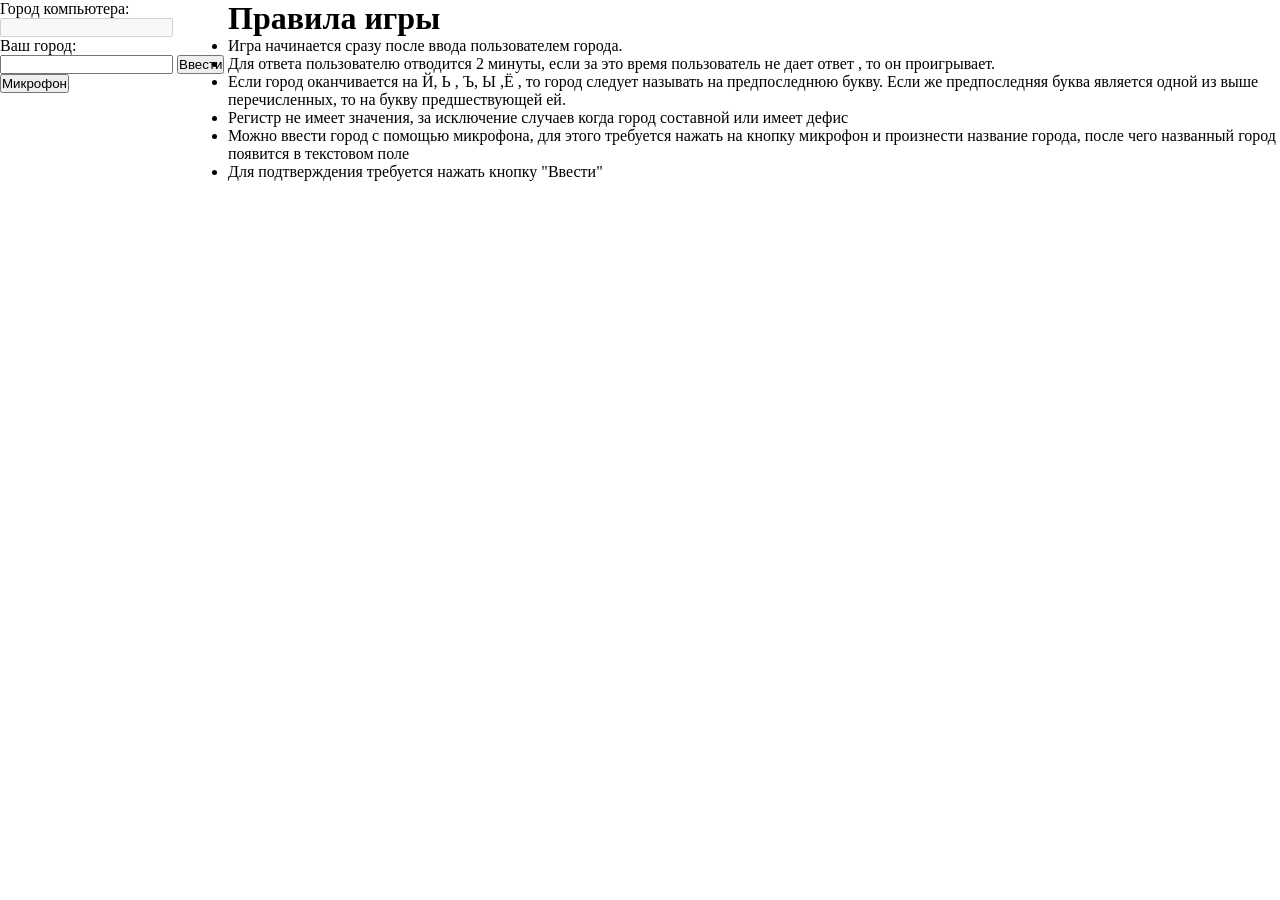
<file: island/index.html>
<!DOCTYPE html>
<html>
<head>
    <meta charset="utf-8">
    <title>Игра в города</title>
    <style>
        form p {
            width: 200px;
        }
        .game-content{
            display: flex;
            flex-direction: row;
            justify-content: space-between;
        }
        *{
            padding: 0;
            margin: 0;
        }
    </style>
    <script src="js/CityBase.js"></script>
    <script src="js/Computer.js"></script>
    <script src="js/User.js"></script>
    <script src="//api-maps.yandex.ru/2.0/?load=package.standard&lang=ru-RU" type="text/javascript"></script>
    <script src="js/map.js" type="text/javascript"></script>
</head>
<body>
<div id="game">
    <div class="game-content">
        <form name="cityGame">
            <p>Город компьютера:</p>
            <input type="text" id="computerAnswer" name="computerCity" disabled>
            <br>
            <p>Ваш город:</p>
            <input type="text" id="userCity" name="userCity">
            <button type="button" onclick="inputCity()">Ввести</button>
            <button type="button" onclick="speak(this)">Микрофон</button>
        </form>
        <div>
            <h1>Правила игры</h1>
            <ul>
                <li>Игра начинается сразу после ввода пользователем города.</li>
                <li>Для ответа пользователю отводится 2 минуты, если за это время пользователь не дает
                ответ , то он проигрывает.</li>
                <li>Если город оканчивается на Й, Ь , Ъ, Ы ,Ё , то город следует называть на предпоследнюю букву.
                Если же предпоследняя буква является одной из выше перечисленных, то на букву предшествующей ей.</li>
                <li>Регистр не имеет значения, за исключение случаев когда город составной или имеет дефис</li>
                <li>Можно ввести город с помощью микрофона, для этого требуется нажать на кнопку микрофон и произнести название города,
                после чего названный город появится в текстовом поле</li>
                <li>Для подтверждения требуется нажать кнопку "Ввести"</li>
            </ul>
        </div>
    </div>
    <div id="map" style="width: 100%;height: 600px"></div>
    <script src="js/index.js" type="text/javascript"></script>
</div>
</body>
</html>
</file>
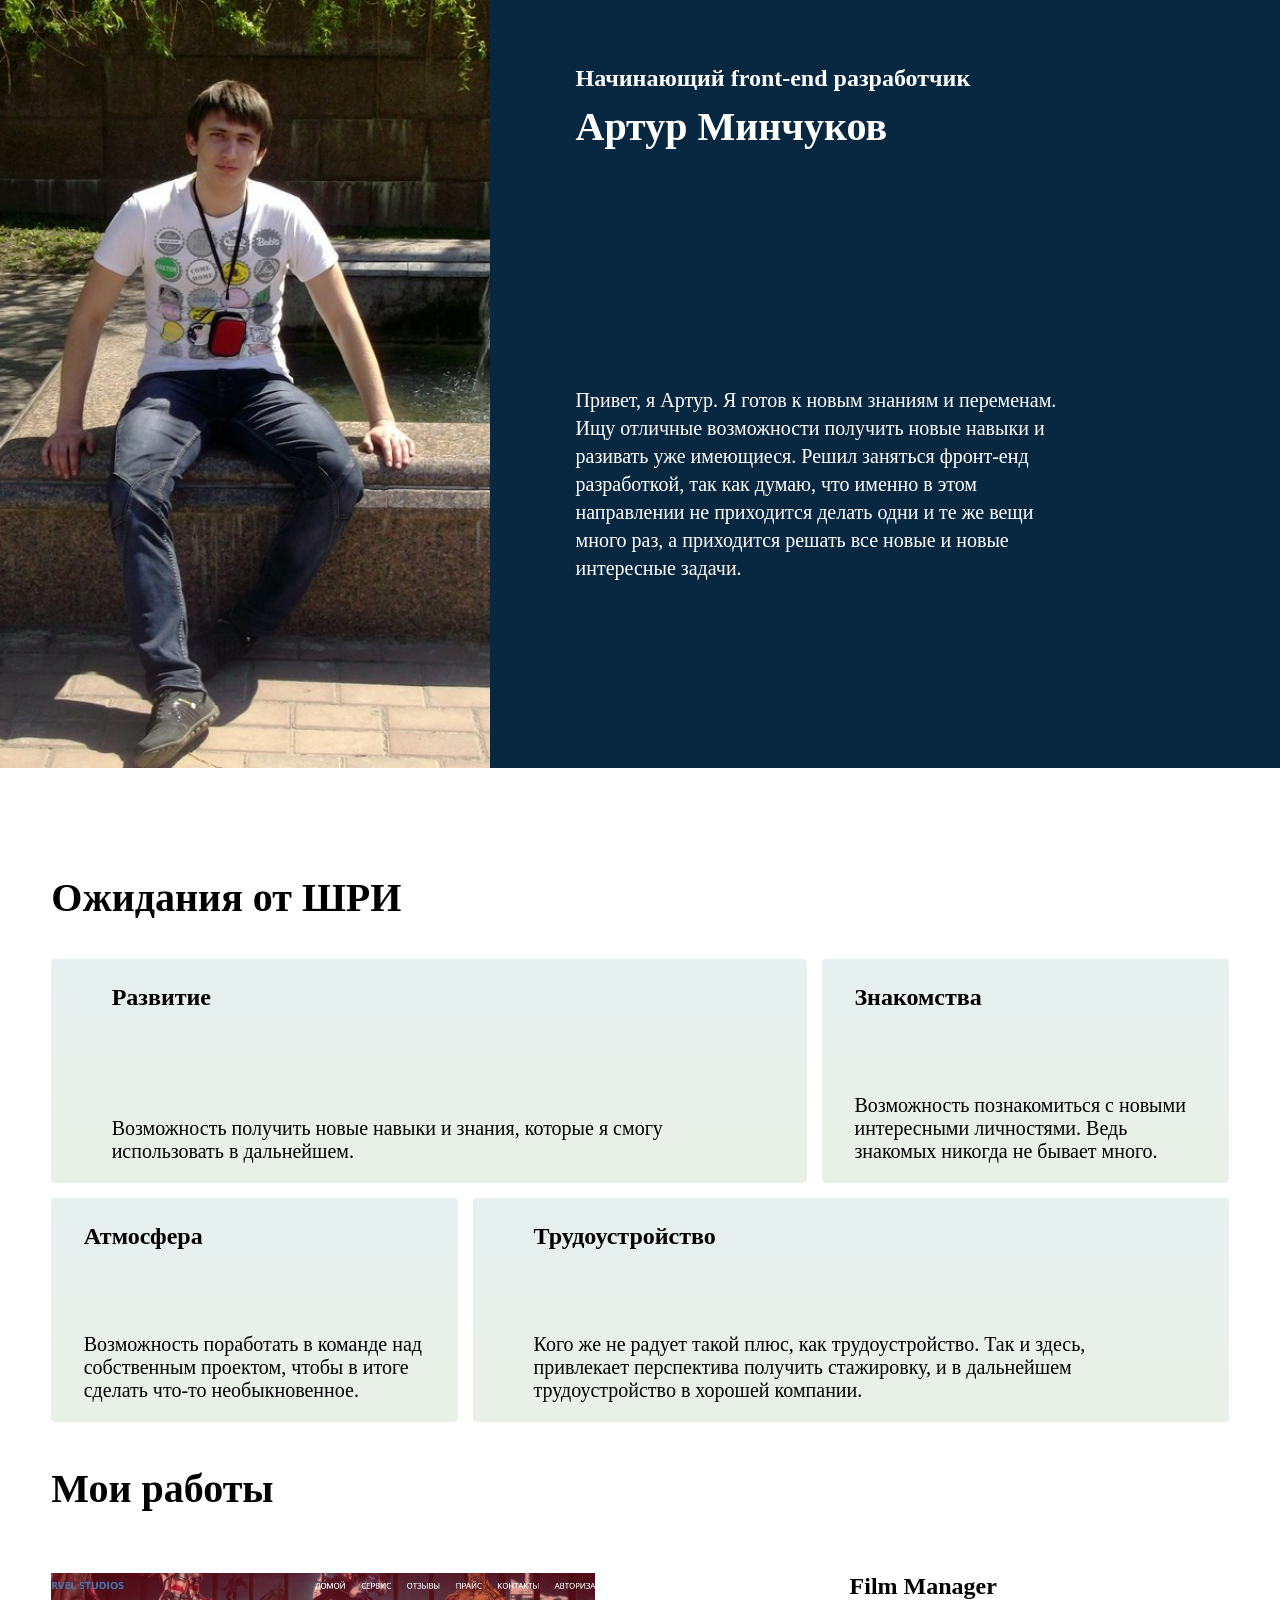
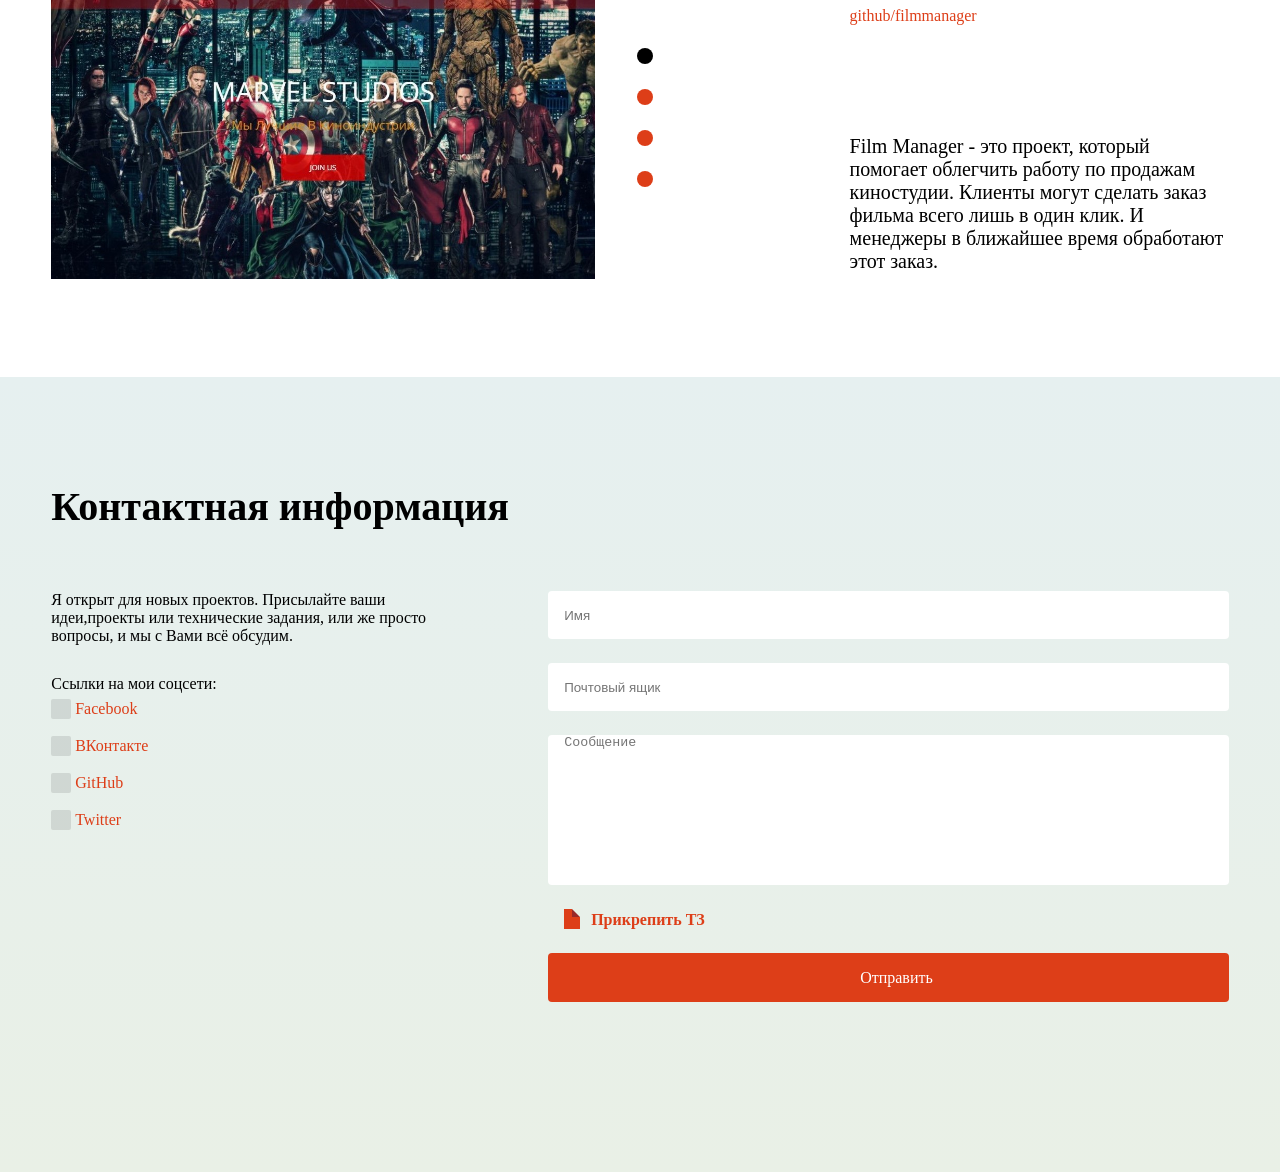
<file: portfol/index.html>
<!DOCTYPE html>
<html>
<head>
	<meta charset="utf-8">
	<link rel="stylesheet" type="text/css" href="css/styles.css">
	<title>Фронт-енд разработчик</title>
</head>
<body>
	<div class="header">
		<div class="photo">
			<img src="img/me2.jpg">
		</div>
		<div class="about-me">
			<h2>Начинающий front-end разработчик</h2>
			<h1>Артур Минчуков</h1>
		</div>
		<div class=info-me>
				<p>Привет, я Артур. Я готов к новым знаниям и переменам. Ищу отличные возможности получить новые навыки и разивать уже имеющиеся. Решил заняться фронт-енд разработкой, так как думаю, что именно в этом направлении не приходится делать одни и те же вещи много раз, а приходится решать все новые и новые интересные задачи.</p>
		</div>
	</div>

	<div class="content">
		<h1>Ожидания от ШРИ</h1>
		<div class="table-wrapper wrapper">
				<input type="radio" name="table-slider" id="cell1" checked>
				<input type="radio" name="table-slider" id="cell2">
				<input type="radio" name="table-slider" id="cell3">
				<input type="radio" name="table-slider" id="cell4">
				<div class="slider-table">
					<div class="row">
						<div class="cell1">
							<div class="cells">
								<h2>Развитие</h2>
								<p>Возможность получить новые навыки и знания, которые я смогу использовать в дальнейшем.</p>
							</div>
						</div>
						<div class="cell2">
							<div class="cells">
								<h2>Знакомства</h2>
								<p>Возможность познакомиться с новыми интересными личностями. Ведь знакомых никогда не бывает много.</p>
							</div>
						</div>
					</div>
					<div class="row">
					<div class="cell3">
						<div class="cells">
							<h2>Атмосфера</h2>
							<p>Возможность поработать в команде над собственным проектом, чтобы в итоге сделать что-то необыкновенное.</p>
						</div>
					</div>
					<div class="cell4">
						<div class="cells">
							<h2>Трудоустройство</h2>
							<p>Кого же не радует такой плюс, как трудоустройство. Так  и здесь, привлекает перспектива получить стажировку, и в дальнейшем трудоустройство в хорошей компании.</p>
						</div>
					</div>
					</div>
				</div>

				<div class="controls">
					<label for="cell1"></label>
					<label for="cell2"></label>
					<label for="cell3"></label>
					<label for="cell4"></label>
				</div>
		</div>
	</div>

	<div class="content">
		<h1>Мои работы</h1>
		<div class="my-works">
			<div class="wrapper">
				<input type="radio" name="point" id="slide1-fm" checked>
				<input type="radio" name="point" id="slide2-fm">
				<input type="radio" name="point" id="slide3-fm">
				<input type="radio" name="point" id="slide4-fm">
				<div class="slider">
					<div class="slides slide1-fm"></div>
					<div class="slides slide2-fm"></div>
					<div class="slides slide3-fm"></div>
					<div class="slides slide4-fm"></div>
				</div>

				<div class="controls">
					<label for="slide1-fm"></label>
					<label for="slide2-fm"></label>
					<label for="slide3-fm"></label>
					<label for="slide4-fm"></label>
				</div>
			</div>
			<div class="info-project">
				<div>
					<h2>Film Manager</h2>
					<a href="https://github.com/arturminchukov/filmmanager">github/filmmanager</a>
				</div>
				<p>
					Film Manager - это проект, который помогает облегчить работу по продажам киностудии. Клиенты могут сделать заказ фильма всего лишь в один клик. И менеджеры в ближайшее время обработают этот заказ.
				</p>
			</div>
		</div>
	</div>

	<div class="footer">
		<div class="content">
			<h1>Контактная информация</h1>
			<div class="feedback">
				<div class="contact-information">
						<p>Я открыт для новых проектов. Присылайте ваши идеи,проекты или технические задания, или же просто вопросы, и мы с Вами всё обсудим.</p>
						<p>Ссылки на мои соцсети:</p>
						<ul>
							<li>
								<div class="square"></div>
								<a href="https://www.facebook.com/profile.php?id=100008664250647">Facebook</a>
							</li>
							<li>
								<div class="square"></div>
								<a href="https://vk.com/artur_minchukov">ВКонтакте</a>
							</li>
							<li>
								<div class="square"></div>
								<a href="https://github.com/arturminchukov">GitHub</a>
							</li>
							<li>
								<div class="square"></div>
								<a href="#">Twitter</a>
							</li>
						</ul>
				</div>
				
				<form class="form-feedback" action="">
					<input type="text" name="name" placeholder="Имя" required>
					<input type="text" name="email" placeholder="Почтовый ящик" required>
					<textarea name="message" cols="90" rows="10" placeholder="Сообщение"></textarea>
					<label><input class="file_upload" type="file" ><div class="rectangle"><div class="triangle-bottomleft"></div></div><b>Прикрепить ТЗ</b></label>
					<button type="submit">Отправить</button>
				</form>
				
			</div>
		</div>
	</div>
</body>
</html>
</file>
<file: portfol/css/styles.css>
* {
  margin: 0;
  padding: 0;
}
li {
  list-style-type: none;
  line-height: 32px;
}
h1 {
  font-family: Helvetica-Bold;
  font-size: 40px;
}
h2 {
  font-family: Helvetica-Bold;
  font-size: 24px;
}
p {
  font-family: Georgia;
  font-size: 20px;
}
a {
  color: #dd3e18;
  size: 16px;
  line-height: 32px;
  text-decoration: none;
}
.header {
  background-color: #082841;
  color: white;
}
.content {
  color: #000000;
}
/* фигуры квадрата и файла*/
div.square {
  display: inline-block;
  width: 20px;
  height: 20px;
  opacity: 0.1;
  background: black;
  border-radius: 2px;
}
div.contact-information a {
  font-size: 16px;
  vertical-align: 5px;
}
.file_upload {
  position: absolute;
  top: 0;
  opacity: 0;
}
.rectangle {
  display: inline-block;
  width: 16px;
  height: 20px;
  background: #DD3E18;
  border-right: 8px transparent;
}
.triangle-bottomleft {
  background: #E9F0E6 100%;
  display: inline-block;
  vertical-align: 8px;
  margin-left: -8px;
  width: 0px;
  height: 0px;
  border-bottom: 8px solid #982929;
  border-right: 8px solid transparent;
}
/*---------------------------------------------*/
/*----------------Header--------------*/
.photo img {
  width: 100%;
  height: 664px;
  object-fit: cover;
}
.photo {
  width: 38.3%;
  padding: 0;
  margin: 0;
  display: inline-block;
  float: left;
}
.header {
  width: 100%;
}
.about-me,
.info-me {
  width: 61.7%;
  display: inline-block;
}
.about-me h2,
.about-me h1,
.info-me p {
  padding-left: 10.8%;
}
.about-me > h2 {
  margin-top: 65px;
}
.about-me > h1 {
  margin-top: 11px;
}
.info-me > p {
  margin-top: 234px;
  line-height: 28px;
  width: 61.2%;
}
/* ------------------content------------------*/
.content > h1 {
  padding-top: 106px;
}
.cells > p,
.cells > h2 {
  width: 84%;
  margin-right: 8%;
  margin-left: 8%;
  margin-top: 25px;
}
/*---------------------my works------------------------*/
.my-works {
  width: 100%;
  margin-top: 61px;
  display: inline-flex;
  flex-direction: row;
  justify-content: space-between;
}
.info-project {
  width: 32.2%;
  display: inline-flex;
  flex-direction: column;
  justify-content: space-between;
}
.info-project > p {
  margin-bottom: 100px;
}
.wrapper {
  height: 400px;
  width: 67.8%;
  display: inline-flex;
  flex-direction: row;
  justify-content: flex-start;
}
.wrapper > input {
  display: none;
}
.slider {
  height: inherit;
  overflow: hidden;
}
.slides {
  height: inherit;
  opacity: 0;
  position: absolute;
  width: 544px;
  height: 384px;
  z-index: 0;
}
.slide1-fm {
  background-image: url("../img/MS1.jpg");
  background-repeat: no-repeat;
  background-size: contain;
}
.slide2-fm {
  background-image: url("../img/MS2.jpg");
  background-repeat: no-repeat;
  background-size: contain;
}
.slide3-fm {
  background-image: url("../img/MS3.jpg");
  background-repeat: no-repeat;
  background-size: contain;
}
.slide4-fm {
  background-image: url("../img/MS4.jpg");
  background-repeat: no-repeat;
  background-size: contain;
}
#slide1-fm:checked ~ .slider > .slide1-fm,
#slide2-fm:checked ~ .slider > .slide2-fm,
#slide3-fm:checked ~ .slider > .slide3-fm,
#slide4-fm:checked ~ .slider > .slide4-fm {
  opacity: 1;
  z-index: 1;
}
.wrapper .controls {
  display: inline-flex;
  flex-direction: column;
  justify-content: flex-start;
  margin-left: 570px;
  margin-top: 50px;
}
.wrapper label {
  cursor: pointer;
  display: inline-block;
  height: 16px;
  margin: 25px 12px 0 16px;
  position: relative;
  width: 16px;
  border-radius: 50%;
  background-color: #dd3e18;
}
.wrapper label:hover,
#slide1-fm:checked ~ .controls label:nth-of-type(1),
#slide2-fm:checked ~ .controls label:nth-of-type(2),
#slide3-fm:checked ~ .controls label:nth-of-type(3),
#slide4-fm:checked ~ .controls label:nth-of-type(4) {
  background: black;
}
/*------------------- footer ------------------------*/
.footer {
  height: 795px;
  background-image: linear-gradient(-180deg, #e6f0f0 0%, #e9f0e6 100%);
}
.footer > h1 {
  padding-top: 81px;
}
.feedback {
  width: 100%;
  margin-top: 61px;
  display: inline-flex;
  flex-direction: row;
  justify-content: space-between;
}
.contact-information {
  width: 38%;
}
.contact-information > p + p {
  margin-top: 30px;
}
.form-feedback > input,
.form-feedback textarea,
.form-feedback button,
.form-feedback label {
  border: none;
  width: 100%;
  border-radius: 4px;
  margin-bottom: 24px;
  text-indent: 16px;
}
.form-feedback label {
  margin-bottom: 24px;
}
.form-feedback textarea {
  resize: none;
}
.form-feedback input {
  height: 48px;
}
.form-feedback > label b {
  padding-left: 11px;
  font-family: Helvetica-Bold;
  color: #dd3e18;
}
.form-feedback > button {
  height: 49px;
  background-color: #dd3e18;
  font-family: Helvetica-Bold;
  padding: auto;
  font-size: 16px;
  line-height: 24px;
  color: #ffffff;
}
.contact-information > p {
  font-size: 16px;
}
.form-feedback {
  display: inline-flex;
  flex-direction: column;
  justify-content: space-between;
}
@media only screen and (min-width: 336px) and (max-width: 1023px) {
  h1 {
    font-size: 32px;
  }
  p {
    font-size: 16px;
  }
  .content h2 {
    font-size: 24px;
  }
  .content p {
    font-size: 16px;
    color: #000000;
    line-height: 24px;
  }
  /*-------------------header----------------*/
  .header {
    height: 648px;
    display: inline-flex;
    flex-direction: column;
    justify-content: space-around;
    align-items: center;
  }
  .about-me,
  .photo,
  .info-me {
    text-align: center;
    width: 80%;
  }
  .about-me > h1,
  .about-me > h2,
  .info-me > p {
    padding: 0;
    width: 100%;
    margin: 0;
  }
  .about-me {
    order: 0;
  }
  .photo {
    order: 1;
  }
  .info-me {
    order: 2;
  }
  .photo img {
    width: 144px;
    height: 144px;
    object-fit: cover;
    border-radius: 50%;
  }
  /*---------content ---Ожидания от ШРИ----------*/
  .content {
    width: 90.5%;
    margin-right: 4.75%;
    margin-left: 4.75%;
  }
  .table-wrapper {
    height: auto;
    flex-direction: column;
    align-items: center;
    width: 100%;
    margin-top: 13px;
  }
  .table-wrapper .slider {
    height: inherit;
    overflow: hidden;
  }
  .slider-table {
    width: 100%;
  }
  .cell1,
  .cell2,
  .cell3,
  .cell4 {
    display: none;
  }
  .cells {
    background-image: linear-gradient(-180deg, #e6f0f0 0%, #e9f0e6 100%);
    display: inline-flex;
    flex-direction: column;
    justify-content: flex-start;
    height: 304px;
    border-radius: 4px;
    width: 100%;
  }
  #cell1:checked ~ .slider-table .cell1,
  #cell2:checked ~ .slider-table .cell2,
  #cell3:checked ~ .slider-table .cell3,
  #cell4:checked ~ .slider-table .cell4 {
    display: block;
  }
  .table-wrapper .controls {
    display: inline-flex;
    flex-direction: row;
    justify-content: flex-start;
    margin: 0;
  }
  .wrapper label {
    height: 8px;
    width: 8px;
  }
  .table-wrapper label:hover,
  #cell1:checked ~ .controls label:nth-of-type(1),
  #cell2:checked ~ .controls label:nth-of-type(2),
  #cell3:checked ~ .controls label:nth-of-type(3),
  #cell4:checked ~ .controls label:nth-of-type(4) {
    background: black;
  }
  /*-----content-- мои работы------*/
  .my-works .slides {
    width: 290px;
    height: 180px;
  }
  .my-works {
    flex-direction: column;
    margin-top: 38px;
  }
  .info-project {
    width: 100%;
    order: 0;
  }
  .my-works > .wrapper {
    height: 220px;
    flex-direction: column;
    order: 1;
    width: 100%;
    margin-bottom: 40px;
  }
  .my-works .slider {
    display: inline-flex;
    flex-direction: column;
    align-items: center;
  }
  .info-project > p {
    margin-bottom: 10px;
  }
  .my-works .controls {
    flex-direction: row;
    margin-left: 0px;
    margin-bottom: 50px;
    justify-content: center;
  }
  /*------------конец мои работы---------------*/
  /*--------------footer 366-------------------*/
  .footer {
    height: auto;
  }
  .feedback {
    flex-direction: column;
    margin: 0;
  }
  .contact-information {
    width: 100%;
    display: inline-flex;
    flex-direction: column;
    margin-top: 15px;
    margin-bottom: 32px;
  }
  .contact-information > p {
    order: 1;
  }
  .contact-information > p + p {
    display: none;
  }
  .contact-information > ul {
    order: 0;
    margin-bottom: 20px;
  }
  /*--------------end footer 366---------------*/
}
@media only screen and (min-width: 768px) and (max-width: 1023px) {
  h1 {
    font-size: 40px;
  }
  h2 {
    font-size: 24px;
  }
  /*-------------header--768px-----------------*/
  .header {
    height: 1024px;
  }
  .photo img {
    width: 384px;
    height: 384px;
  }
  .header p {
    font-size: 20px;
  }
  /*-------------end of header------------*/
  /*-----------Мои работы--------------------*/
  .my-works .info-project {
    display: inline-flex;
    flex-direction: row;
    justify-content: space-between;
    margin-bottom: 20px;
  }
  .info-project p {
    width: 60%;
  }
  .my-works .slides {
    width: 704px;
    height: 384px;
    margin-left: 15px;
  }
  .my-works .wrapper {
    height: 400px;
    margin-bottom: 120px;
  }
  .my-works .controls {
    margin-bottom: 0px;
  }
  /*-----------Конец блока мои работы--------------*/
  /*--------------footer--768px-------------------------*/
  .contact-information {
    flex-direction: row;
    justify-content: space-between;
  }
  .contact-information > p {
    width: 60%;
    order: 0;
  }
  .contact-information > ul {
    order: 1;
    margin-right: 60px;
  }
}
@media only screen and (min-width: 768px) {
  /*---------------Ожидания от ШРИ----------*/
  .cells {
    background-image: linear-gradient(-180deg, #e6f0f0 0%, #e9f0e6 100%);
    display: inline-flex;
    flex-direction: column;
    justify-content: flex-start;
    border-radius: 4px;
    width: 100%;
    height: 224px;
    justify-content: space-between;
  }
  .table-wrapper {
    width: 100%;
    margin-top: 38px;
  }
  .table-wrapper .controls {
    display: none;
  }
  .cell1,
  .cell2,
  .cell3,
  .cell4 {
    display: block;
  }
  .cell1,
  .cell4 {
    width: 55%;
  }
  .cell2,
  .cell3 {
    width: 45%;
  }
  .cell1,
  .cell3 {
    margin-right: 15px;
  }
  .table-wrapper .slider {
    display: inline-flex;
    flex-direction: column;
    justify-content: space-between;
  }
  .table-wrapper .row {
    display: inline-flex;
    flex-direction: row;
    justify-content: space-between;
    margin-bottom: 15px;
  }
  .cells p {
    padding-bottom: 20px;
  }
  /*-----------Конец блока Ожидания от ШРИ---*/
}
@media only screen and (min-width: 1024px) {
  /*----------------Header--------------*/
  .photo img {
    height: 768px;
  }
  .header {
    height: 768px;
  }
  .info-me > p {
    margin-top: 236px;
  }
  /* ------------------content------------------*/
  .cell1,
  .cell4 {
    width: 65%;
  }
  .cell2,
  .cell3 {
    width: 35%;
  }
  .content {
    width: 92%;
    padding-left: 4%;
    padding-right: 4%;
  }
  /*---------------------------footer------------------*/
  .contact-information > p {
    width: 85%;
  }
  .form-feedback {
    width: 57.8%;
  }
}
@media only screen and (min-width: 1440px) {
  .photo img {
    height: 672px;
  }
  .header {
    height: 672px;
  }
  /* ------------------content------------------*/
  .content {
    width: 66%;
    padding-left: 17%;
    padding-right: 17%;
  }
  /*---------------------------footer------------------*/
  .contact-information > p {
    width: 76%;
  }
  .form-feedback {
    width: 62%;
  }
}
</file>
